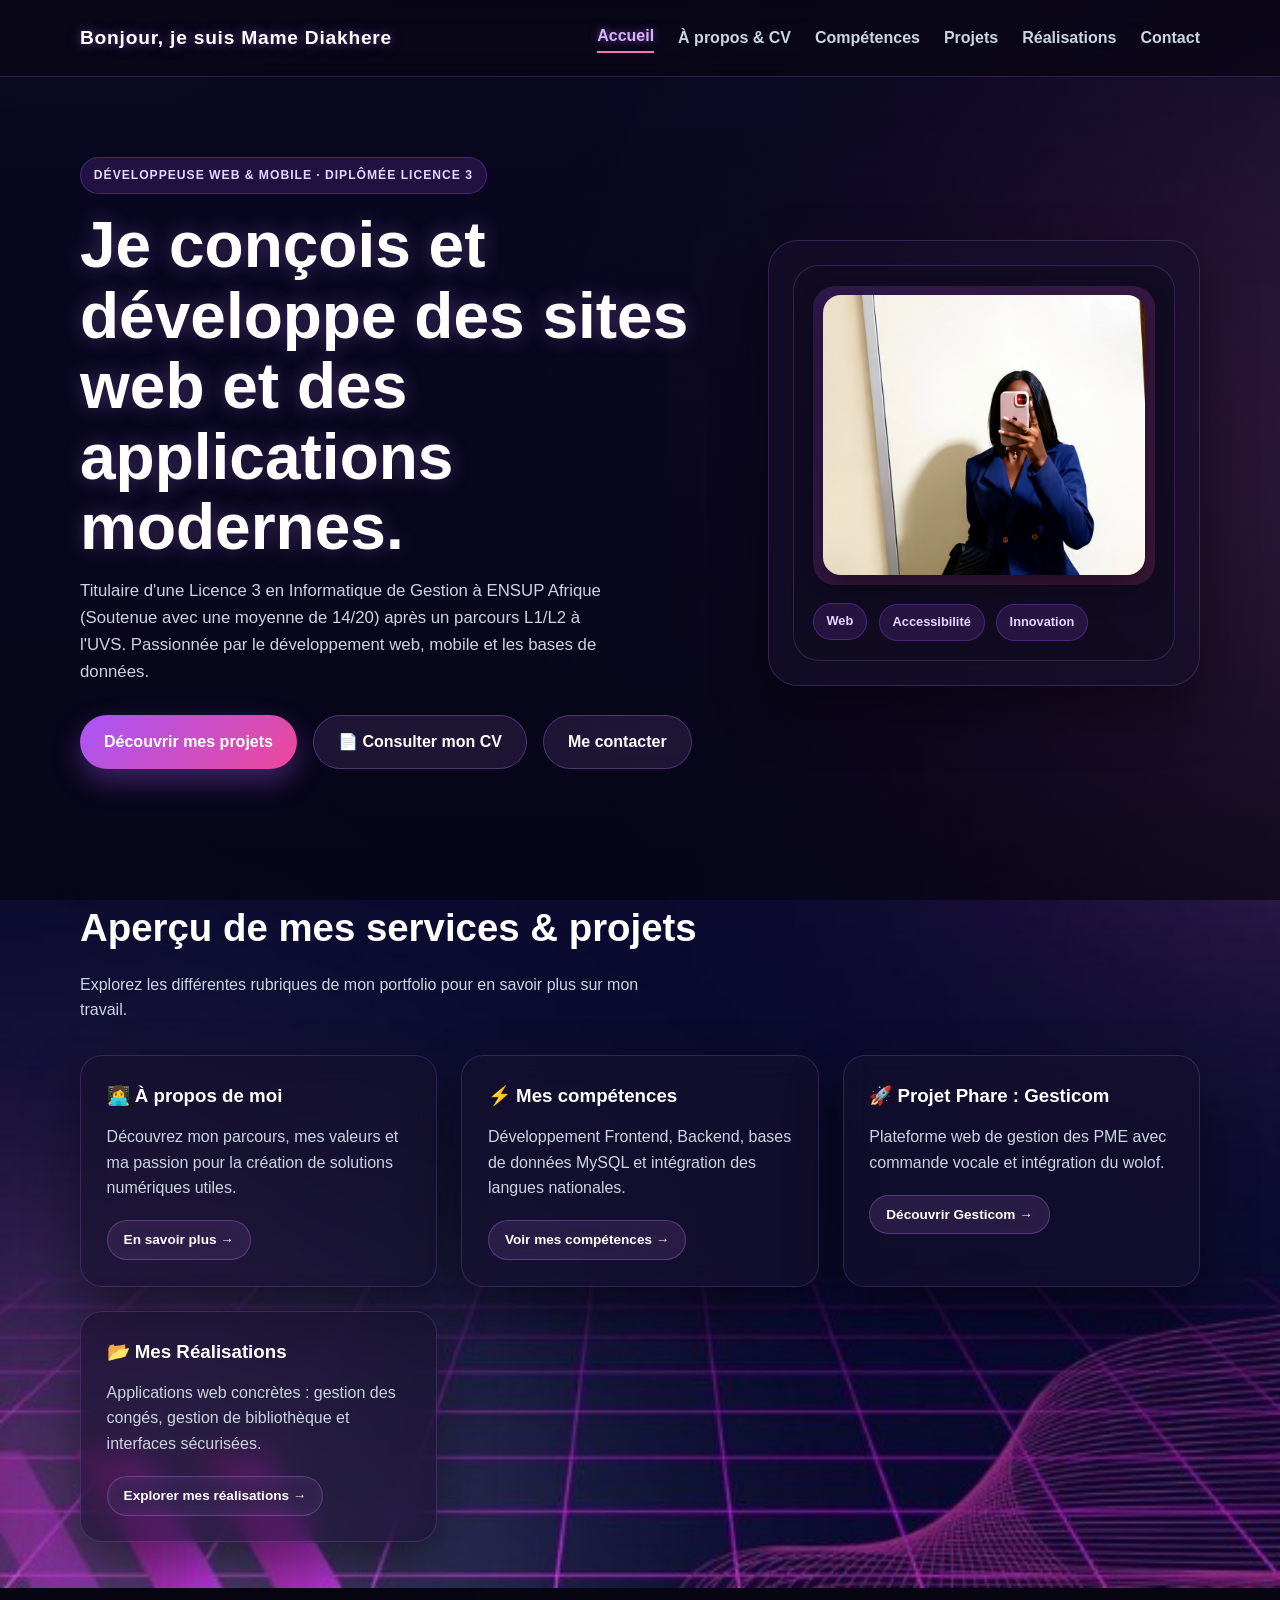
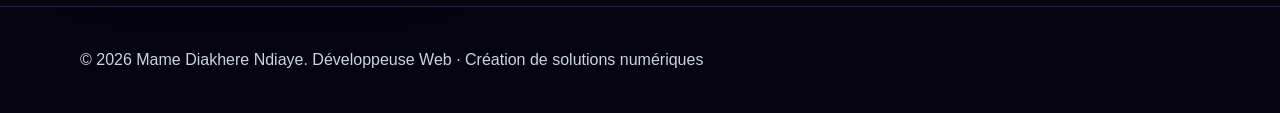
<file: index.html>
<!DOCTYPE html>
<html lang="fr">
  <head>
    <meta charset="UTF-8" />
    <meta name="viewport" content="width=device-width, initial-scale=1.0" />
    <meta
      name="description"
      content="Portfolio de Mame Diakhere Ndiaye - Développeuse web spécialisée dans les solutions digitales modernes, accessibles et adaptées aux besoins locaux."
    />
    <title>Accueil | Mame Diakhere Ndiaye</title>
    <link rel="stylesheet" href="styles.css" />
  </head>
  <body>
    <header class="site-header">
      <div class="container nav">
        <a href="index.html" class="brand">Bonjour, je suis Mame Diakhere</a>
        <nav class="nav-links" aria-label="Menu principal">
          <a href="index.html" class="active">Accueil</a>
          <a href="apropos.html">À propos & CV</a>
          <a href="competences.html">Compétences</a>
          <a href="projets.html">Projets</a>
          <a href="realisations.html">Réalisations</a>
          <a href="contact.html">Contact</a>
        </nav>
      </div>
    </header>

    <main>
      <section class="hero">
        <div class="container hero-inner">
          <div>
            <span class="eyebrow">Développeuse Web & Mobile · Diplômée Licence 3</span>
            <h1>Je conçois et développe des sites web et des applications modernes.</h1>
            <p>
              Titulaire d'une Licence 3 en Informatique de Gestion à ENSUP Afrique (Soutenue avec une moyenne de 14/20) après un parcours L1/L2 à l'UVS. Passionnée par le développement web, mobile et les bases de données.
            </p>
            <div class="hero-actions">
              <a href="projets.html" class="btn">Découvrir mes projets</a>
              <a href="apropos.html#cv" class="button-link">📄 Consulter mon CV</a>
              <a href="contact.html" class="button-link">Me contacter</a>
            </div>
          </div>

          <div class="hero-panel">
            <div class="profile-card">
              <div class="photo-frame">
                <img
                  class="avatar"
                  src="Profil.jpg"
                  alt="Photo de profil de Mame Diakhere"
                  onerror="this.onerror=null;this.src='assets/profile-placeholder.svg';"
                />
              </div>
              <div class="badges" aria-label="Compétences clés">
                <span>Web</span>
                <span>Accessibilité</span>
                <span>Innovation</span>
              </div>
            </div>
          </div>
        </div>
      </section>

      <section class="section">
        <div class="container">
          <div class="section-heading">
            <h2>Aperçu de mes services & projets</h2>
            <p>Explorez les différentes rubriques de mon portfolio pour en savoir plus sur mon travail.</p>
          </div>

          <div class="services-grid">
            <article class="service-card">
              <h3>👩‍💻 À propos de moi</h3>
              <p>Découvrez mon parcours, mes valeurs et ma passion pour la création de solutions numériques utiles.</p>
              <div style="margin-top: 1.2rem;">
                <a href="apropos.html" class="button-link" style="padding: 0.5rem 1rem; font-size: 0.85rem;">En savoir plus →</a>
              </div>
            </article>

            <article class="service-card">
              <h3>⚡ Mes compétences</h3>
              <p>Développement Frontend, Backend, bases de données MySQL et intégration des langues nationales.</p>
              <div style="margin-top: 1.2rem;">
                <a href="competences.html" class="button-link" style="padding: 0.5rem 1rem; font-size: 0.85rem;">Voir mes compétences →</a>
              </div>
            </article>

            <article class="service-card">
              <h3>🚀 Projet Phare : Gesticom</h3>
              <p>Plateforme web de gestion des PME avec commande vocale et intégration du wolof.</p>
              <div style="margin-top: 1.2rem;">
                <a href="projets.html" class="button-link" style="padding: 0.5rem 1rem; font-size: 0.85rem;">Découvrir Gesticom →</a>
              </div>
            </article>

            <article class="service-card">
              <h3>📂 Mes Réalisations</h3>
              <p>Applications web concrètes : gestion des congés, gestion de bibliothèque et interfaces sécurisées.</p>
              <div style="margin-top: 1.2rem;">
                <a href="realisations.html" class="button-link" style="padding: 0.5rem 1rem; font-size: 0.85rem;">Explorer mes réalisations →</a>
              </div>
            </article>
          </div>
        </div>
      </section>
    </main>

    <footer class="site-footer">
      <div class="container footer-inner">
        <p>© 2026 Mame Diakhere Ndiaye. Développeuse Web · Création de solutions numériques</p>
      </div>
    </footer>
  </body>
</html>
</file>
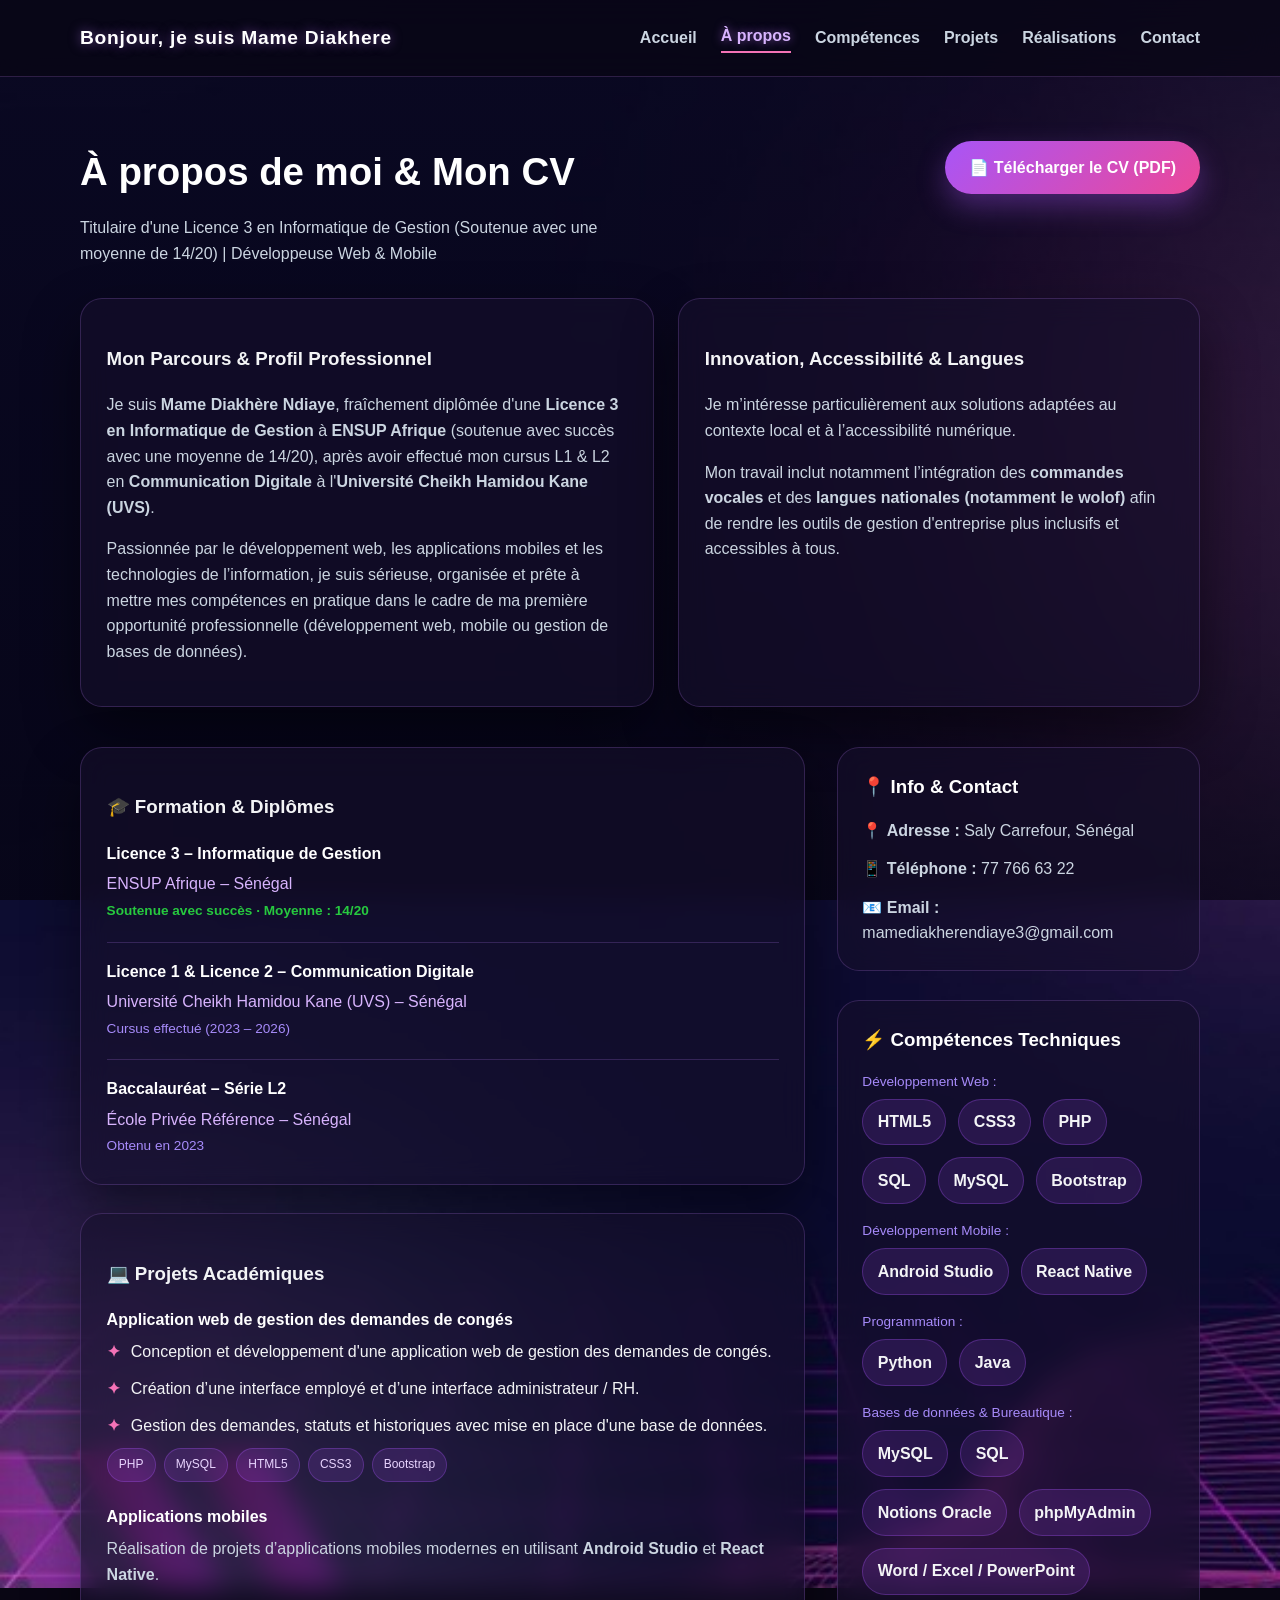
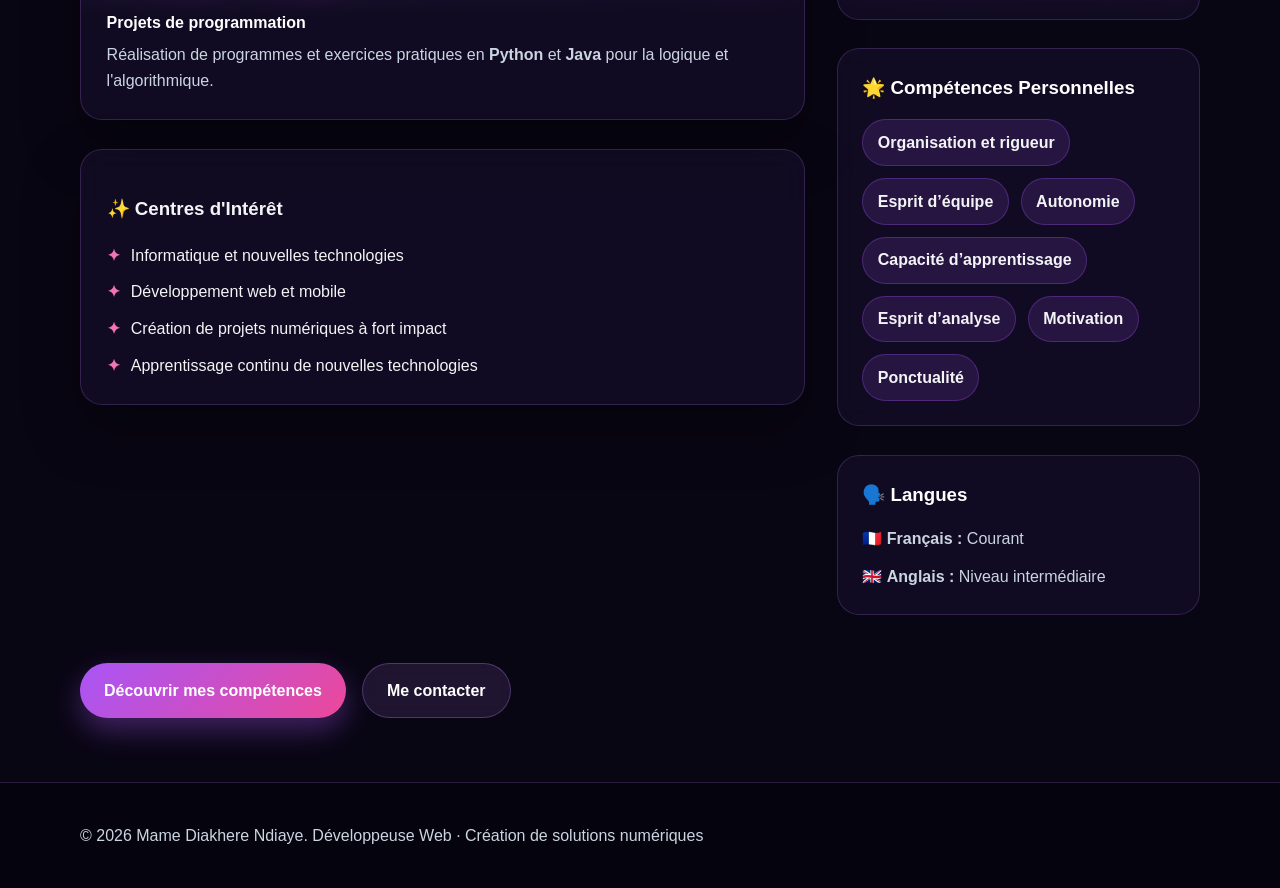
<file: apropos.html>
<!DOCTYPE html>
<html lang="fr">
  <head>
    <meta charset="UTF-8" />
    <meta name="viewport" content="width=device-width, initial-scale=1.0" />
    <meta
      name="description"
      content="À propos de Mame Diakhere Ndiaye, développeuse web & mobile - Parcours, Formations, Projets et Curriculum Vitae (CV)."
    />
    <title>À propos & CV | Mame Diakhere Ndiaye</title>
    <link rel="stylesheet" href="styles.css" />
  </head>
  <body>
    <header class="site-header">
      <div class="container nav">
        <a href="index.html" class="brand">Bonjour, je suis Mame Diakhere</a>
        <nav class="nav-links" aria-label="Menu principal">
          <a href="index.html">Accueil</a>
          <a href="apropos.html" class="active">À propos</a>
          <a href="competences.html">Compétences</a>
          <a href="projets.html">Projets</a>
          <a href="realisations.html">Réalisations</a>
          <a href="contact.html">Contact</a>
        </nav>
      </div>
    </header>

    <main class="section">
      <div class="container">
        <!-- En-tête À propos & CV -->
        <div class="section-heading" style="display: flex; justify-content: space-between; align-items: flex-start; flex-wrap: wrap; gap: 1.5rem;">
          <div>
            <h2>À propos de moi & Mon CV</h2>
            <p>Titulaire d'une Licence 3 en Informatique de Gestion (Soutenue avec une moyenne de 14/20) | Développeuse Web & Mobile</p>
          </div>
          <div>
            <a href="assets/CV_Mame_Diakhere_Ndiaye.pdf" download class="btn" style="gap: 0.5rem;">
              📄 Télécharger le CV (PDF)
            </a>
          </div>
        </div>

        <!-- Présentation Générale -->
        <div class="about-grid" style="margin-bottom: 2.5rem;">
          <article class="about-card">
            <h3>Mon Parcours & Profil Professionnel</h3>
            <p>
              Je suis <strong>Mame Diakhère Ndiaye</strong>, fraîchement diplômée d'une <strong>Licence 3 en Informatique de Gestion</strong> à <strong>ENSUP Afrique</strong> (soutenue avec succès avec une moyenne de 14/20), après avoir effectué mon cursus L1 & L2 en <strong>Communication Digitale</strong> à l'<strong>Université Cheikh Hamidou Kane (UVS)</strong>.
            </p>
            <p>
              Passionnée par le développement web, les applications mobiles et les technologies de l’information, je suis sérieuse, organisée et prête à mettre mes compétences en pratique dans le cadre de ma première opportunité professionnelle (développement web, mobile ou gestion de bases de données).
            </p>
          </article>

          <article class="about-card">
            <h3>Innovation, Accessibilité & Langues</h3>
            <p>
              Je m’intéresse particulièrement aux solutions adaptées au contexte local et à
              l’accessibilité numérique.
            </p>
            <p>
              Mon travail inclut notamment l’intégration des <strong>commandes vocales</strong> et des
              <strong>langues nationales (notamment le wolof)</strong> afin de rendre les outils de gestion d'entreprise plus inclusifs et accessibles à tous.
            </p>
          </article>
        </div>

        <!-- Layout Complet du CV -->
        <div class="cv-layout" id="cv">
          <!-- Colonne Principale (Formation, Projets académiques) -->
          <div style="display: flex; flex-direction: column; gap: 1.8rem;">

            <!-- Formation -->
            <article class="about-card">
              <h3>🎓 Formation & Diplômes</h3>
              <div style="margin-bottom: 1.2rem;">
                <h4 style="margin: 0 0 0.3rem 0; color: #ffffff;">Licence 3 – Informatique de Gestion</h4>
                <p style="margin: 0; color: var(--primary);">ENSUP Afrique – Sénégal</p>
                <span style="font-size: 0.85rem; color: #27c93f; font-weight: 700;">Soutenue avec succès · Moyenne : 14/20</span>
              </div>
              <hr style="border: 0; border-top: 1px solid var(--border); margin: 1rem 0;" />
              <div style="margin-bottom: 1.2rem;">
                <h4 style="margin: 0 0 0.3rem 0; color: #ffffff;">Licence 1 & Licence 2 – Communication Digitale</h4>
                <p style="margin: 0; color: var(--primary);">Université Cheikh Hamidou Kane (UVS) – Sénégal</p>
                <span style="font-size: 0.85rem; color: var(--muted);">Cursus effectué (2023 – 2026)</span>
              </div>
              <hr style="border: 0; border-top: 1px solid var(--border); margin: 1rem 0;" />
              <div>
                <h4 style="margin: 0 0 0.3rem 0; color: #ffffff;">Baccalauréat – Série L2</h4>
                <p style="margin: 0; color: var(--primary);">École Privée Référence – Sénégal</p>
                <span style="font-size: 0.85rem; color: var(--muted);">Obtenu en 2023</span>
              </div>
            </article>

            <!-- Projets Académiques -->
            <article class="about-card">
              <h3>💻 Projets Académiques</h3>
              <div style="display: grid; gap: 1.4rem;">
                <div>
                  <h4 style="margin: 0 0 0.4rem; color: #ffffff;">Application web de gestion des demandes de congés</h4>
                  <ul class="feature-list" style="margin-top: 0.4rem;">
                    <li>Conception et développement d'une application web de gestion des demandes de congés.</li>
                    <li>Création d’une interface employé et d’une interface administrateur / RH.</li>
                    <li>Gestion des demandes, statuts et historiques avec mise en place d'une base de données.</li>
                  </ul>
                  <div class="realisation-meta" style="margin-top: 0.6rem;">
                    <span>PHP</span>
                    <span>MySQL</span>
                    <span>HTML5</span>
                    <span>CSS3</span>
                    <span>Bootstrap</span>
                  </div>
                </div>

                <div>
                  <h4 style="margin: 0 0 0.4rem; color: #ffffff;">Applications mobiles</h4>
                  <p style="color: var(--text-soft); margin: 0;">Réalisation de projets d’applications mobiles modernes en utilisant <strong>Android Studio</strong> et <strong>React Native</strong>.</p>
                </div>

                <div>
                  <h4 style="margin: 0 0 0.4rem; color: #ffffff;">Projets de programmation</h4>
                  <p style="color: var(--text-soft); margin: 0;">Réalisation de programmes et exercices pratiques en <strong>Python</strong> et <strong>Java</strong> pour la logique et l'algorithmique.</p>
                </div>
              </div>
            </article>

            <!-- Centres d'intérêt -->
            <article class="about-card">
              <h3>✨ Centres d'Intérêt</h3>
              <ul class="feature-list">
                <li>Informatique et nouvelles technologies</li>
                <li>Développement web et mobile</li>
                <li>Création de projets numériques à fort impact</li>
                <li>Apprentissage continu de nouvelles technologies</li>
              </ul>
            </article>
          </div>

          <!-- Colonne Latérale (Coordonnées, Compétences, Soft Skills, Langues) -->
          <div style="display: flex; flex-direction: column; gap: 1.8rem;">
            <!-- Coordonnées -->
            <article class="skill-group">
              <h3 style="color: #ffffff;">📍 Info & Contact</h3>
              <ul class="contact-list" style="margin-top: 0.8rem; font-size: 0.9rem;">
                <li>📍 <strong>Adresse :</strong> Saly Carrefour, Sénégal</li>
                <li>📱 <strong>Téléphone :</strong> 77 766 63 22</li>
                <li>📧 <strong>Email :</strong> mamediakherendiaye3@gmail.com</li>
              </ul>
            </article>

            <!-- Compétences Techniques du CV -->
            <article class="skill-group">
              <h3 style="color: #ffffff;">⚡ Compétences Techniques</h3>
              <div style="display: flex; flex-direction: column; gap: 1rem;">
                <div>
                  <span style="font-size: 0.85rem; color: var(--muted); display: block; margin-bottom: 0.4rem;">Développement Web :</span>
                  <ul class="skill-list">
                    <li>HTML5</li>
                    <li>CSS3</li>
                    <li>PHP</li>
                    <li>SQL</li>
                    <li>MySQL</li>
                    <li>Bootstrap</li>
                  </ul>
                </div>

                <div>
                  <span style="font-size: 0.85rem; color: var(--muted); display: block; margin-bottom: 0.4rem;">Développement Mobile :</span>
                  <ul class="skill-list">
                    <li>Android Studio</li>
                    <li>React Native</li>
                  </ul>
                </div>

                <div>
                  <span style="font-size: 0.85rem; color: var(--muted); display: block; margin-bottom: 0.4rem;">Programmation :</span>
                  <ul class="skill-list">
                    <li>Python</li>
                    <li>Java</li>
                  </ul>
                </div>

                <div>
                  <span style="font-size: 0.85rem; color: var(--muted); display: block; margin-bottom: 0.4rem;">Bases de données & Bureautique :</span>
                  <ul class="skill-list">
                    <li>MySQL</li>
                    <li>SQL</li>
                    <li>Notions Oracle</li>
                    <li>phpMyAdmin</li>
                    <li>Word / Excel / PowerPoint</li>
                  </ul>
                </div>
              </div>
            </article>

            <!-- Compétences Personnelles -->
            <article class="skill-group">
              <h3 style="color: #ffffff;">🌟 Compétences Personnelles</h3>
              <ul class="skill-list">
                <li>Organisation et rigueur</li>
                <li>Esprit d’équipe</li>
                <li>Autonomie</li>
                <li>Capacité d’apprentissage</li>
                <li>Esprit d’analyse</li>
                <li>Motivation</li>
                <li>Ponctualité</li>
              </ul>
            </article>

            <!-- Langues -->
            <article class="skill-group">
              <h3 style="color: #ffffff;">🗣️ Langues</h3>
              <ul class="contact-list" style="margin-top: 0.6rem; font-size: 0.9rem;">
                <li>🇫🇷 <strong>Français :</strong> Courant</li>
                <li>🇬🇧 <strong>Anglais :</strong> Niveau intermédiaire</li>
              </ul>
            </article>
          </div>
        </div>

        <!-- Actions de bas de page -->
        <div class="hero-actions" style="margin-top: 3rem;">
          <a href="competences.html" class="btn">Découvrir mes compétences</a>
          <a href="contact.html" class="button-link">Me contacter</a>
        </div>
      </div>
    </main>

    <footer class="site-footer">
      <div class="container footer-inner">
        <p>© 2026 Mame Diakhere Ndiaye. Développeuse Web · Création de solutions numériques</p>
      </div>
    </footer>
  </body>
</html>
</file>
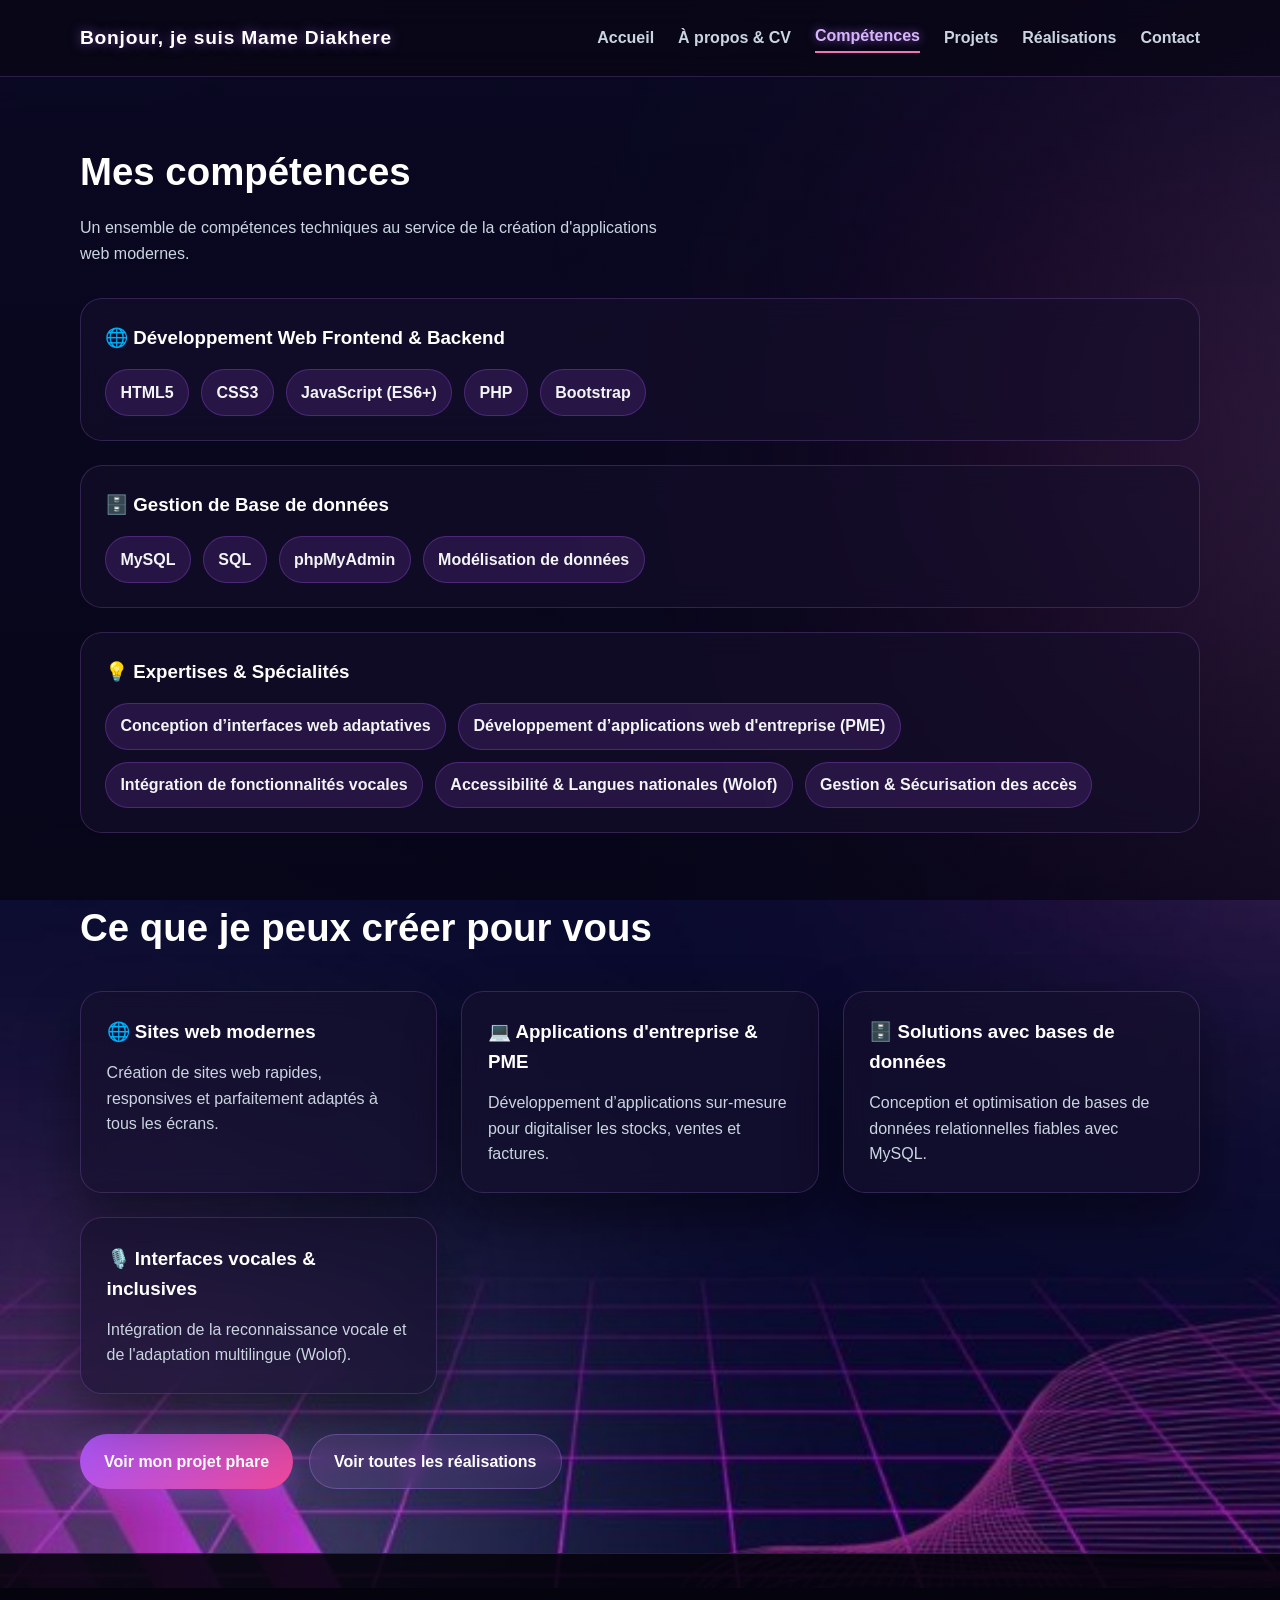
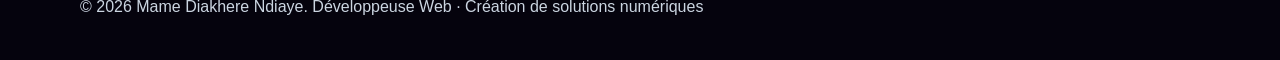
<file: competences.html>
<!DOCTYPE html>
<html lang="fr">
  <head>
    <meta charset="UTF-8" />
    <meta name="viewport" content="width=device-width, initial-scale=1.0" />
    <meta
      name="description"
      content="Compétences techniques et savoir-faire de Mame Diakhere Ndiaye : Développement Web, Bases de données et solutions vocales."
    />
    <title>Compétences | Mame Diakhere Ndiaye</title>
    <link rel="stylesheet" href="styles.css" />
  </head>
  <body>
    <header class="site-header">
      <div class="container nav">
        <a href="index.html" class="brand">Bonjour, je suis Mame Diakhere</a>
        <nav class="nav-links" aria-label="Menu principal">
          <a href="index.html">Accueil</a>
          <a href="apropos.html">À propos & CV</a>
          <a href="competences.html" class="active">Compétences</a>
          <a href="projets.html">Projets</a>
          <a href="realisations.html">Réalisations</a>
          <a href="contact.html">Contact</a>
        </nav>
      </div>
    </header>

    <main class="section">
      <div class="container">
        <div class="section-heading">
          <h2>Mes compétences</h2>
          <p>Un ensemble de compétences techniques au service de la création d'applications web modernes.</p>
        </div>

        <div class="skills-wrap">
          <div class="skill-group">
            <h3>🌐 Développement Web Frontend & Backend</h3>
            <ul class="skill-list">
              <li>HTML5</li>
              <li>CSS3</li>
              <li>JavaScript (ES6+)</li>
              <li>PHP</li>
              <li>Bootstrap</li>
            </ul>
          </div>

          <div class="skill-group">
            <h3>🗄️ Gestion de Base de données</h3>
            <ul class="skill-list">
              <li>MySQL</li>
              <li>SQL</li>
              <li>phpMyAdmin</li>
              <li>Modélisation de données</li>
            </ul>
          </div>

          <div class="skill-group">
            <h3>💡 Expertises & Spécialités</h3>
            <ul class="skill-list">
              <li>Conception d’interfaces web adaptatives</li>
              <li>Développement d’applications web d'entreprise (PME)</li>
              <li>Intégration de fonctionnalités vocales</li>
              <li>Accessibilité & Langues nationales (Wolof)</li>
              <li>Gestion & Sécurisation des accès</li>
            </ul>
          </div>
        </div>

        <div class="section-heading" style="margin-top: 4rem;">
          <h2>Ce que je peux créer pour vous</h2>
        </div>

        <div class="services-grid">
          <article class="service-card">
            <h3>🌐 Sites web modernes</h3>
            <p>Création de sites web rapides, responsives et parfaitement adaptés à tous les écrans.</p>
          </article>

          <article class="service-card">
            <h3>💻 Applications d'entreprise & PME</h3>
            <p>Développement d’applications sur-mesure pour digitaliser les stocks, ventes et factures.</p>
          </article>

          <article class="service-card">
            <h3>🗄️ Solutions avec bases de données</h3>
            <p>Conception et optimisation de bases de données relationnelles fiables avec MySQL.</p>
          </article>

          <article class="service-card">
            <h3>🎙️ Interfaces vocales & inclusives</h3>
            <p>Intégration de la reconnaissance vocale et de l'adaptation multilingue (Wolof).</p>
          </article>
        </div>

        <div class="hero-actions" style="margin-top: 2.5rem;">
          <a href="projets.html" class="btn">Voir mon projet phare</a>
          <a href="realisations.html" class="button-link">Voir toutes les réalisations</a>
        </div>
      </div>
    </main>

    <footer class="site-footer">
      <div class="container footer-inner">
        <p>© 2026 Mame Diakhere Ndiaye. Développeuse Web · Création de solutions numériques</p>
      </div>
    </footer>
  </body>
</html>
</file>
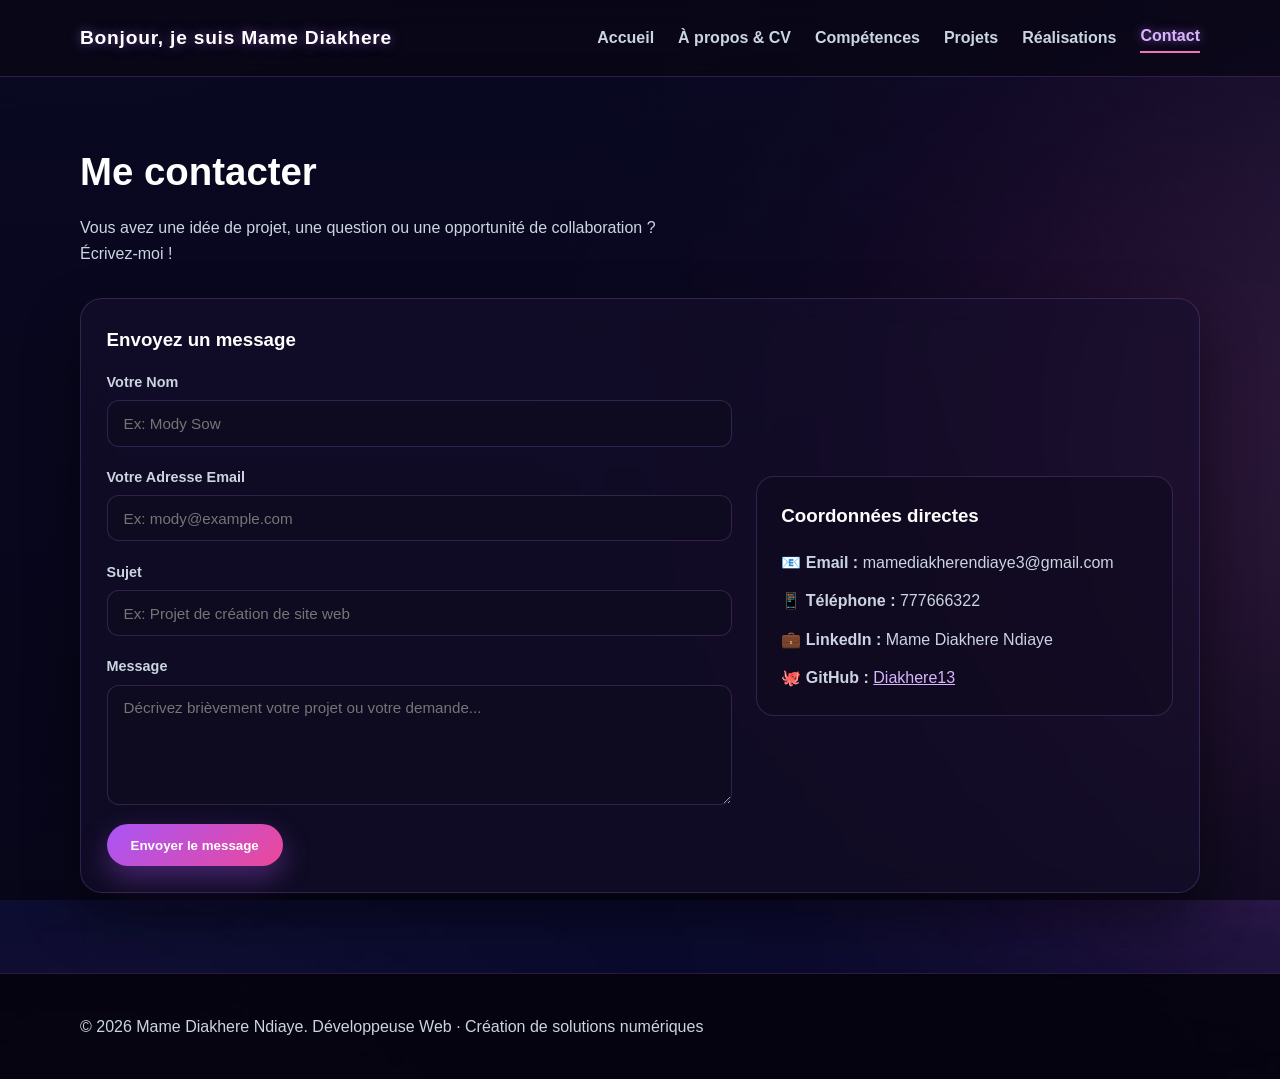
<file: contact.html>
<!DOCTYPE html>
<html lang="fr">
  <head>
    <meta charset="UTF-8" />
    <meta name="viewport" content="width=device-width, initial-scale=1.0" />
    <meta
      name="description"
      content="Contactez Mame Diakhere Ndiaye, développeuse web pour vos projets de sites web et applications d'entreprise."
    />
    <title>Contact | Mame Diakhere Ndiaye</title>
    <link rel="stylesheet" href="styles.css" />
  </head>
  <body>
    <header class="site-header">
      <div class="container nav">
        <a href="index.html" class="brand">Bonjour, je suis Mame Diakhere</a>
        <nav class="nav-links" aria-label="Menu principal">
          <a href="index.html">Accueil</a>
          <a href="apropos.html">À propos & CV</a>
          <a href="competences.html">Compétences</a>
          <a href="projets.html">Projets</a>
          <a href="realisations.html">Réalisations</a>
          <a href="contact.html" class="active">Contact</a>
        </nav>
      </div>
    </header>

    <main class="section contact">
      <div class="container">
        <div class="section-heading">
          <h2>Me contacter</h2>
          <p>Vous avez une idée de projet, une question ou une opportunité de collaboration ? Écrivez-moi !</p>
        </div>

        <div class="contact-card">
          <div>
            <h3 style="margin-top: 0; color: #ffffff; margin-bottom: 1rem;">Envoyez un message</h3>
            <form class="contact-form" action="#" method="POST" onsubmit="event.preventDefault(); alert('Merci pour votre message ! Je vous répondrai dans les plus brefs délais.');">
              <div class="form-group">
                <label for="name">Votre Nom</label>
                <input type="text" id="name" name="name" class="form-control" placeholder="Ex: Mody Sow" required />
              </div>

              <div class="form-group">
                <label for="email">Votre Adresse Email</label>
                <input type="email" id="email" name="email" class="form-control" placeholder="Ex: mody@example.com" required />
              </div>

              <div class="form-group">
                <label for="subject">Sujet</label>
                <input type="text" id="subject" name="subject" class="form-control" placeholder="Ex: Projet de création de site web" required />
              </div>

              <div class="form-group">
                <label for="message">Message</label>
                <textarea id="message" name="message" class="form-control" placeholder="Décrivez brièvement votre projet ou votre demande..." required></textarea>
              </div>

              <button type="submit" class="btn" style="align-self: flex-start; cursor: pointer; border: none;">Envoyer le message</button>
            </form>
          </div>

          <div style="background: rgba(15, 11, 30, 0.6); border: 1px solid var(--border); border-radius: 18px; padding: 1.5rem;">
            <h3 style="margin-top: 0; color: #ffffff; margin-bottom: 1.2rem;">Coordonnées directes</h3>
            <ul class="contact-list" aria-label="Coordonnées de contact">
              <li>📧 <strong>Email :</strong> mamediakherendiaye3@gmail.com</li>
              <li>📱 <strong>Téléphone :</strong> 777666322</li>
              <li>💼 <strong>LinkedIn :</strong> Mame Diakhere Ndiaye</li>
              <li>🐙 <strong>GitHub :</strong> <a href="https://github.com/Diakhere13" target="_blank" rel="noopener" style="color: var(--primary); text-decoration: underline;">Diakhere13</a></li>
            </ul>
          </div>
        </div>
      </div>
    </main>

    <footer class="site-footer">
      <div class="container footer-inner">
        <p>© 2026 Mame Diakhere Ndiaye. Développeuse Web · Création de solutions numériques</p>
      </div>
    </footer>
  </body>
</html>
</file>
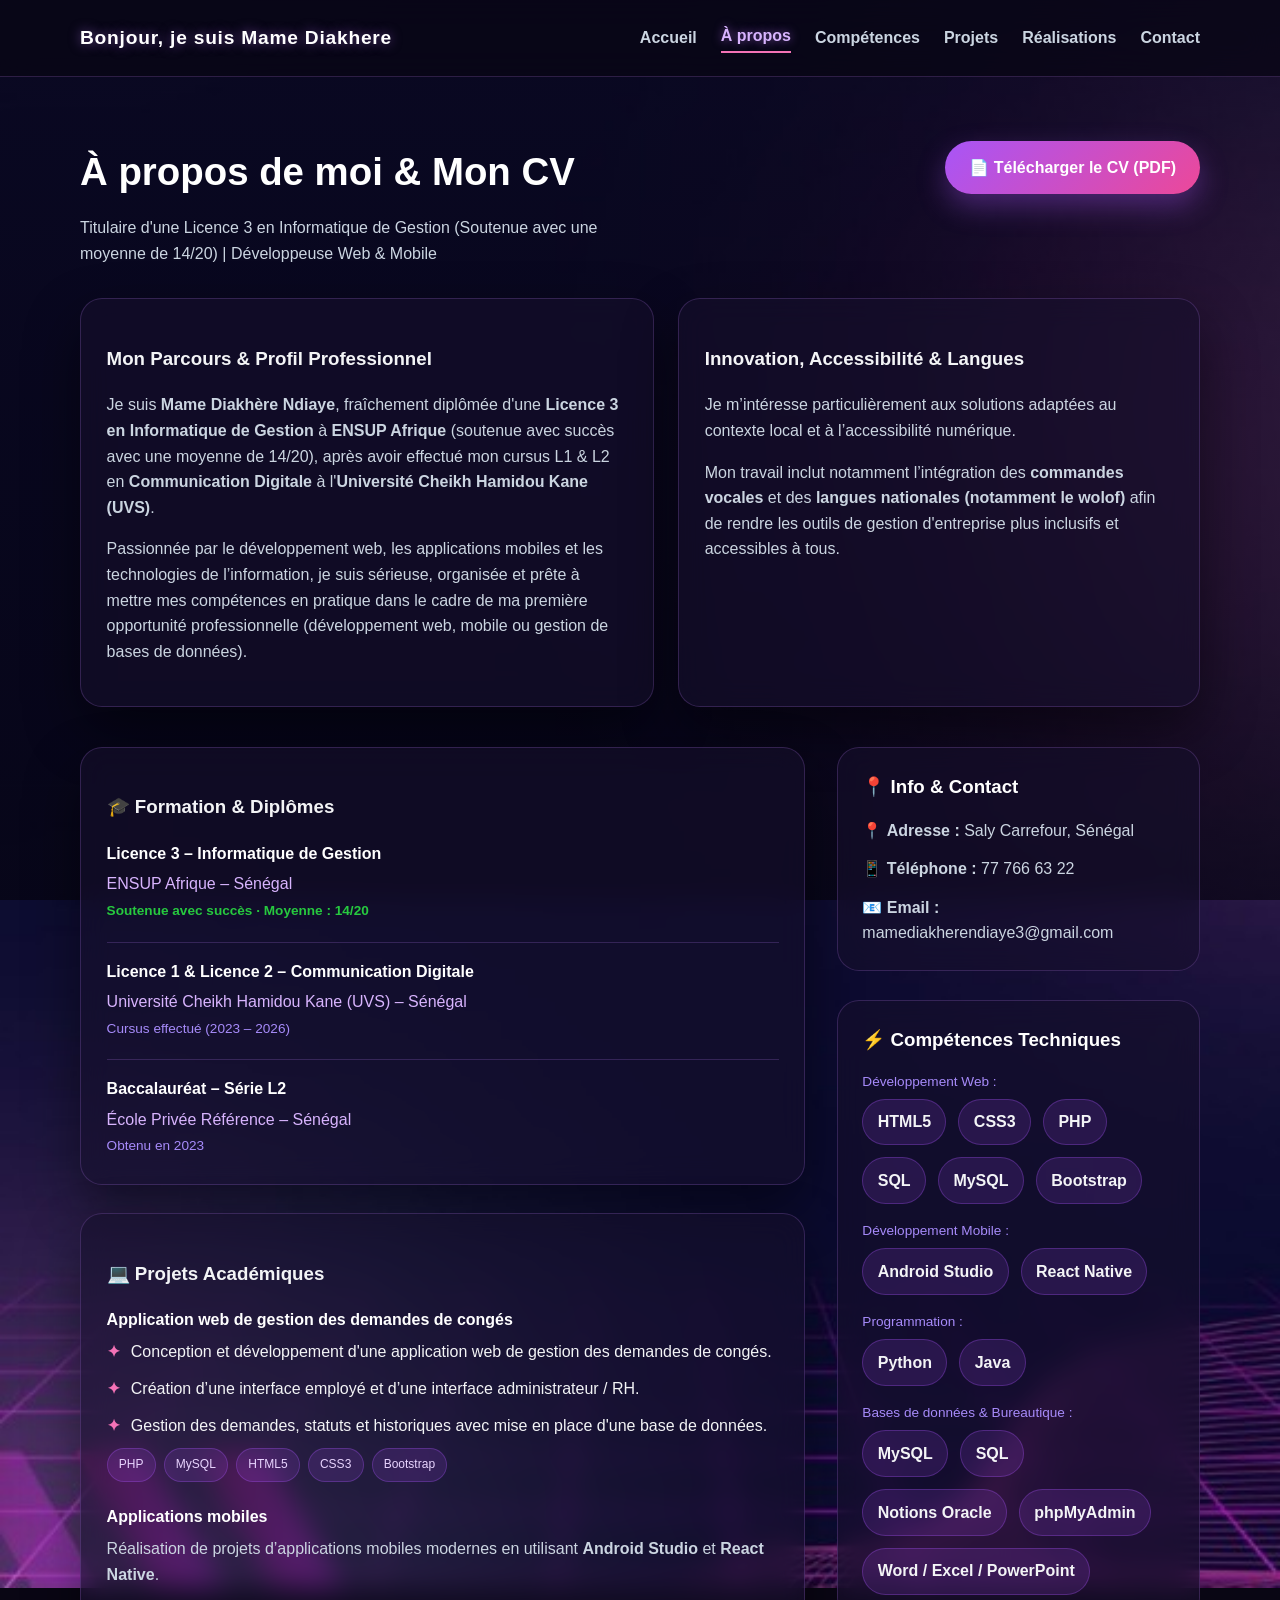
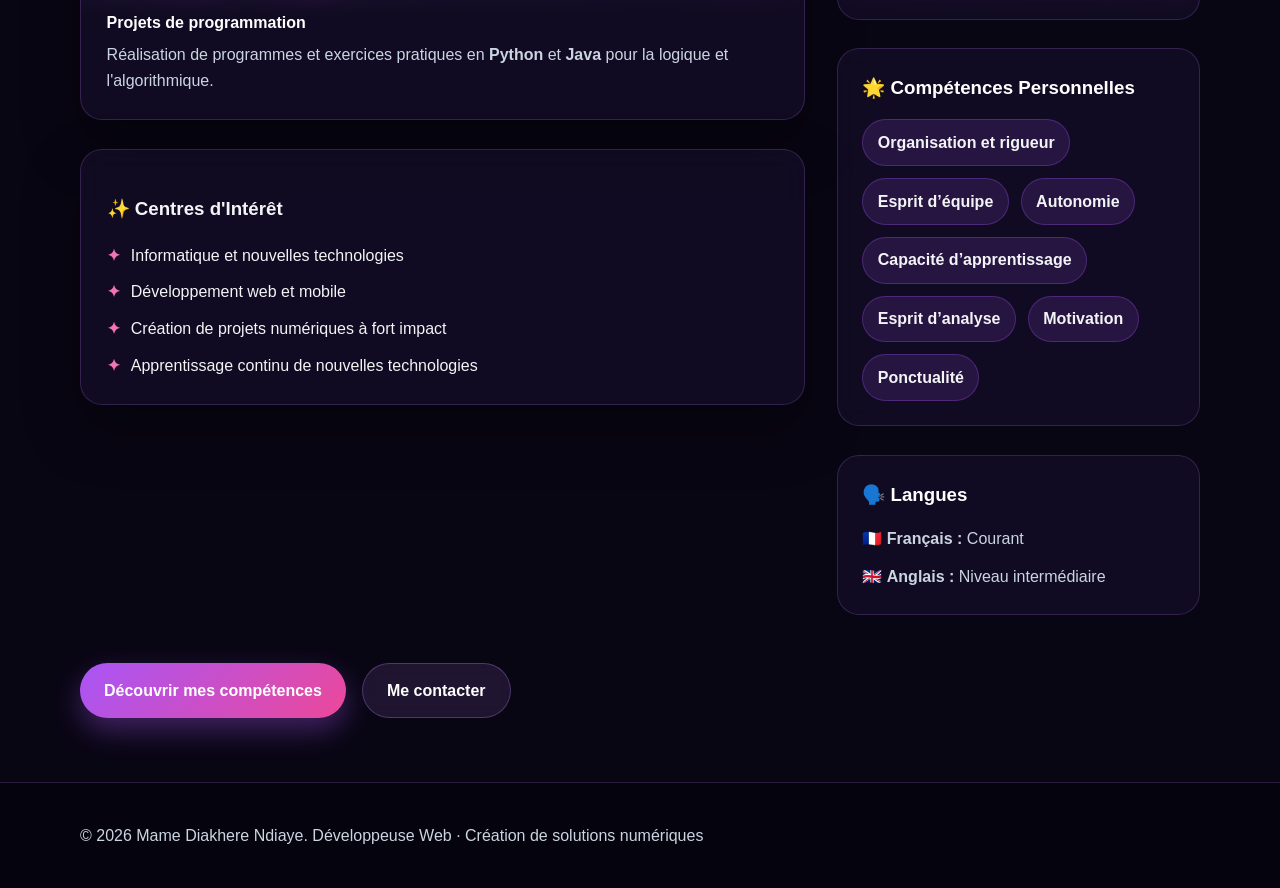
<file: cv.html>
<!DOCTYPE html>
<html lang="fr">
  <head>
    <meta charset="UTF-8" />
    <meta http-equiv="refresh" content="0; url=apropos.html#cv" />
    <title>Redirection vers À propos & CV</title>
  </head>
  <body>
    <script>
      window.location.href = "apropos.html#cv";
    </script>
    <p>Redirection vers la page <a href="apropos.html#cv">À propos & CV</a>...</p>
  </body>
</html>
</file>
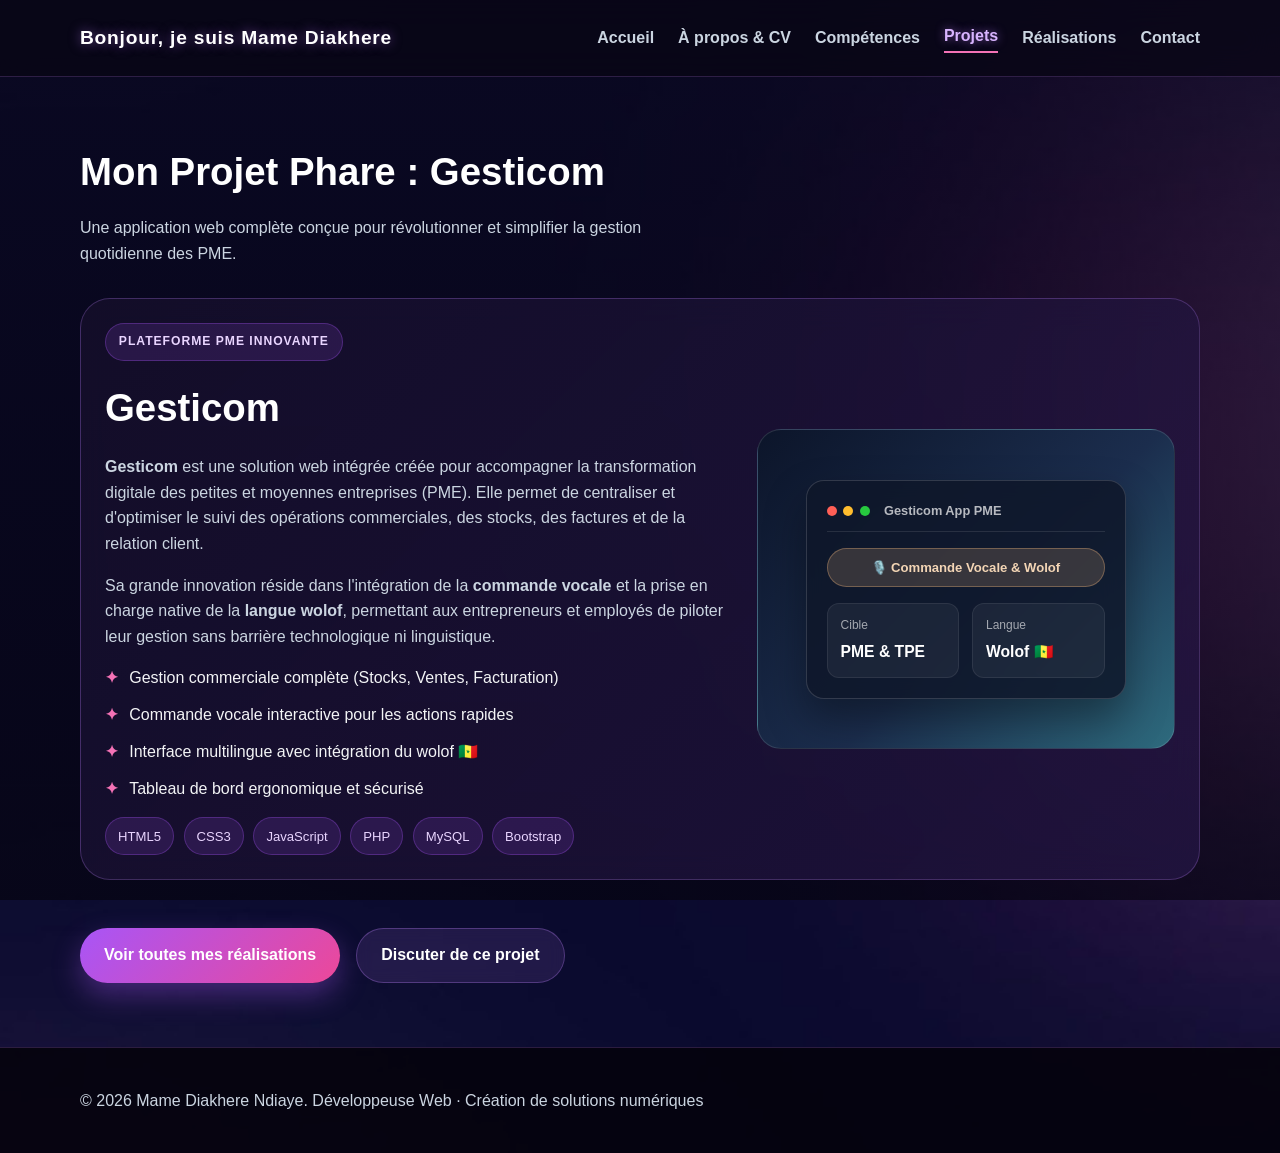
<file: projets.html>
<!DOCTYPE html>
<html lang="fr">
  <head>
    <meta charset="UTF-8" />
    <meta name="viewport" content="width=device-width, initial-scale=1.0" />
    <meta
      name="description"
      content="Gesticom - Plateforme web de gestion des PME développée par Mame Diakhere Ndiaye avec commande vocale et wolof."
    />
    <title>Projets | Gesticom PME</title>
    <link rel="stylesheet" href="styles.css" />
  </head>
  <body>
    <header class="site-header">
      <div class="container nav">
        <a href="index.html" class="brand">Bonjour, je suis Mame Diakhere</a>
        <nav class="nav-links" aria-label="Menu principal">
          <a href="index.html">Accueil</a>
          <a href="apropos.html">À propos & CV</a>
          <a href="competences.html">Compétences</a>
          <a href="projets.html" class="active">Projets</a>
          <a href="realisations.html">Réalisations</a>
          <a href="contact.html">Contact</a>
        </nav>
      </div>
    </header>

    <main class="section project-showcase">
      <div class="container">
        <div class="section-heading">
          <h2>Mon Projet Phare : Gesticom</h2>
          <p>Une application web complète conçue pour révolutionner et simplifier la gestion quotidienne des PME.</p>
        </div>

        <div class="project-feature">
          <div class="feature-copy">
            <span class="eyebrow">Plateforme PME Innovante</span>
            <h3>Gesticom</h3>
            <p>
              <strong>Gesticom</strong> est une solution web intégrée créée pour accompagner la transformation
              digitale des petites et moyennes entreprises (PME). Elle permet de centraliser et d'optimiser le suivi
              des opérations commerciales, des stocks, des factures et de la relation client.
            </p>
            <p>
              Sa grande innovation réside dans l'intégration de la <strong>commande vocale</strong> et la prise en charge
              native de la <strong>langue wolof</strong>, permettant aux entrepreneurs et employés de piloter leur gestion sans barrière technologique ni linguistique.
            </p>

            <ul class="feature-list">
              <li>Gestion commerciale complète (Stocks, Ventes, Facturation)</li>
              <li>Commande vocale interactive pour les actions rapides</li>
              <li>Interface multilingue avec intégration du wolof 🇸🇳</li>
              <li>Tableau de bord ergonomique et sécurisé</li>
            </ul>

            <div class="tech-pills" aria-label="Technologies utilisées">
              <span>HTML5</span>
              <span>CSS3</span>
              <span>JavaScript</span>
              <span>PHP</span>
              <span>MySQL</span>
              <span>Bootstrap</span>
            </div>
          </div>

          <div class="feature-visual" aria-label="Aperçu de Gesticom">
            <div class="feature-visual-card">
              <div class="feature-visual-header">
                <span class="dot red"></span>
                <span class="dot yellow"></span>
                <span class="dot green"></span>
                <span class="title">Gesticom App PME</span>
              </div>
              <div class="feature-visual-body">
                <div class="badge-voice">🎙️ Commande Vocale & Wolof</div>
                <div class="app-stats">
                  <div class="stat-box">
                    <span>Cible</span>
                    <strong>PME & TPE</strong>
                  </div>
                  <div class="stat-box">
                    <span>Langue</span>
                    <strong>Wolof 🇸🇳</strong>
                  </div>
                </div>
              </div>
            </div>
          </div>
        </div>

        <div class="hero-actions" style="margin-top: 3rem;">
          <a href="realisations.html" class="btn">Voir toutes mes réalisations</a>
          <a href="contact.html" class="button-link">Discuter de ce projet</a>
        </div>
      </div>
    </main>

    <footer class="site-footer">
      <div class="container footer-inner">
        <p>© 2026 Mame Diakhere Ndiaye. Développeuse Web · Création de solutions numériques</p>
      </div>
    </footer>
  </body>
</html>
</file>
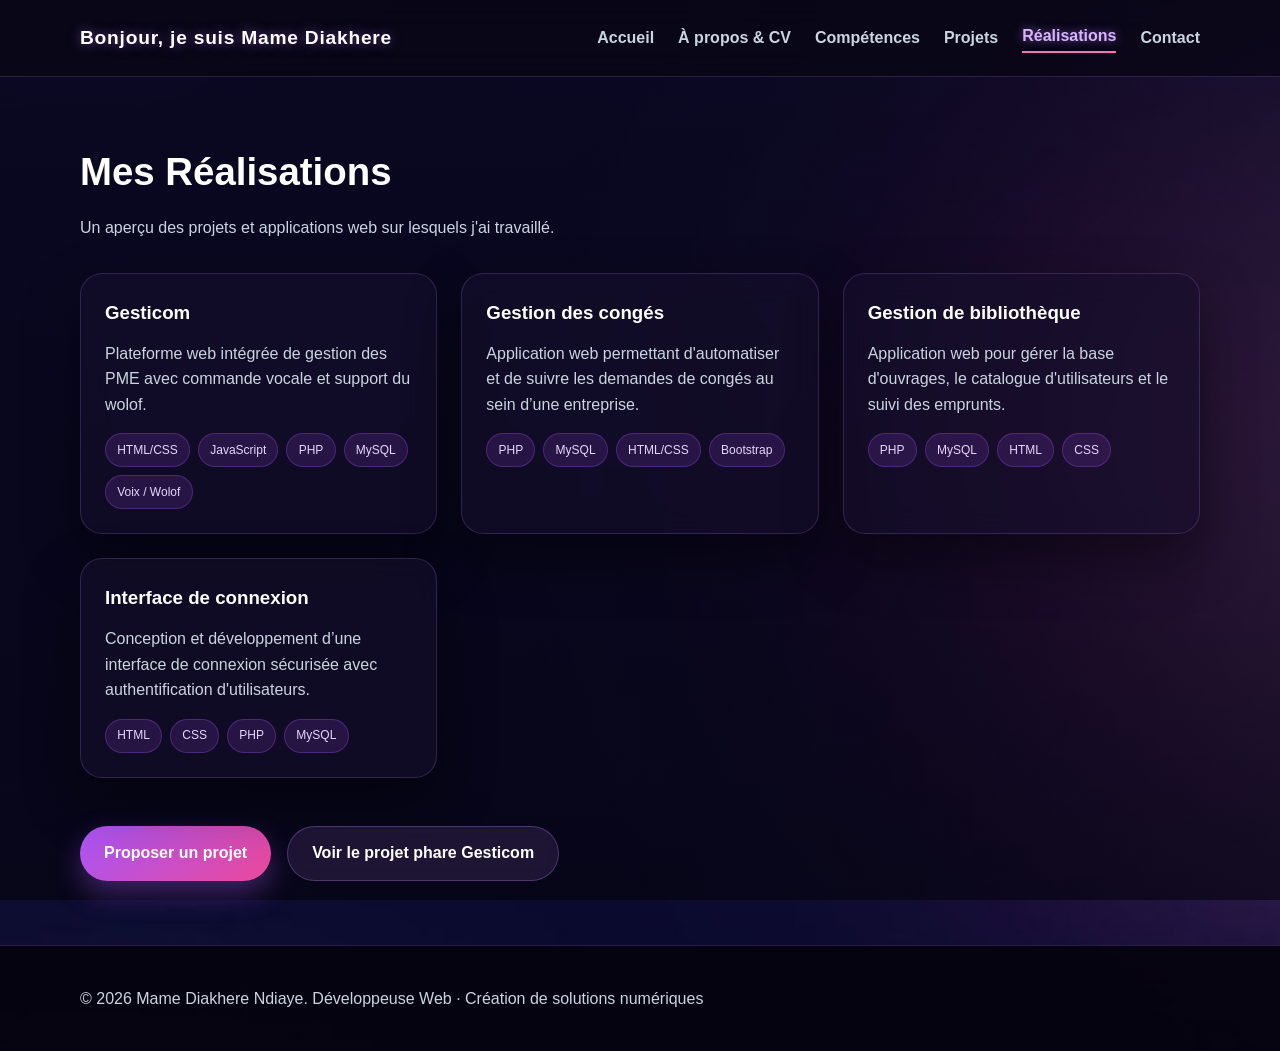
<file: realisations.html>
<!DOCTYPE html>
<html lang="fr">
  <head>
    <meta charset="UTF-8" />
    <meta name="viewport" content="width=device-width, initial-scale=1.0" />
    <meta
      name="description"
      content="Catalogue des réalisations et projets web développés par Mame Diakhere Ndiaye."
    />
    <title>Réalisations | Mame Diakhere Ndiaye</title>
    <link rel="stylesheet" href="styles.css" />
  </head>
  <body>
    <header class="site-header">
      <div class="container nav">
        <a href="index.html" class="brand">Bonjour, je suis Mame Diakhere</a>
        <nav class="nav-links" aria-label="Menu principal">
          <a href="index.html">Accueil</a>
          <a href="apropos.html">À propos & CV</a>
          <a href="competences.html">Compétences</a>
          <a href="projets.html">Projets</a>
          <a href="realisations.html" class="active">Réalisations</a>
          <a href="contact.html">Contact</a>
        </nav>
      </div>
    </header>

    <main class="section">
      <div class="container">
        <div class="section-heading">
          <h2>Mes Réalisations</h2>
          <p>Un aperçu des projets et applications web sur lesquels j'ai travaillé.</p>
        </div>

        <div class="realisations-grid">
          <article class="realisation-card">
            <h3>Gesticom</h3>
            <p>Plateforme web intégrée de gestion des PME avec commande vocale et support du wolof.</p>
            <div class="realisation-meta">
              <span>HTML/CSS</span>
              <span>JavaScript</span>
              <span>PHP</span>
              <span>MySQL</span>
              <span>Voix / Wolof</span>
            </div>
          </article>

          <article class="realisation-card">
            <h3>Gestion des congés</h3>
            <p>Application web permettant d'automatiser et de suivre les demandes de congés au sein d’une entreprise.</p>
            <div class="realisation-meta">
              <span>PHP</span>
              <span>MySQL</span>
              <span>HTML/CSS</span>
              <span>Bootstrap</span>
            </div>
          </article>

          <article class="realisation-card">
            <h3>Gestion de bibliothèque</h3>
            <p>Application web pour gérer la base d'ouvrages, le catalogue d'utilisateurs et le suivi des emprunts.</p>
            <div class="realisation-meta">
              <span>PHP</span>
              <span>MySQL</span>
              <span>HTML</span>
              <span>CSS</span>
            </div>
          </article>

          <article class="realisation-card">
            <h3>Interface de connexion</h3>
            <p>Conception et développement d’une interface de connexion sécurisée avec authentification d'utilisateurs.</p>
            <div class="realisation-meta">
              <span>HTML</span>
              <span>CSS</span>
              <span>PHP</span>
              <span>MySQL</span>
            </div>
          </article>
        </div>

        <div class="hero-actions" style="margin-top: 3rem;">
          <a href="contact.html" class="btn">Proposer un projet</a>
          <a href="projets.html" class="button-link">Voir le projet phare Gesticom</a>
        </div>
      </div>
    </main>

    <footer class="site-footer">
      <div class="container footer-inner">
        <p>© 2026 Mame Diakhere Ndiaye. Développeuse Web · Création de solutions numériques</p>
      </div>
    </footer>
  </body>
</html>
</file>
<file: styles.css>
:root {
  --bg: #090614;
  --bg-deep: #05030d;
  --panel: rgba(22, 16, 44, 0.65);
  --panel-strong: rgba(30, 22, 60, 0.85);
  --card: rgba(22, 16, 44, 0.55);
  --card-2: rgba(30, 22, 58, 0.65);
  --primary: #d8b4fe;
  --primary-soft: #c084fc;
  --accent: #f472b6;
  --text: #f3f4f6;
  --text-soft: #cbd5e1;
  --muted: #a78bfa;
  --border: rgba(192, 132, 252, 0.2);
  --shadow: 0 24px 55px rgba(0, 0, 0, 0.45);
}

* {
  box-sizing: border-box;
}

html {
  scroll-behavior: smooth;
  scroll-padding-top: 90px;
}

body {
  margin: 0;
  font-family: "Segoe UI", Tahoma, Geneva, Verdana, sans-serif;
  background-color: var(--bg);
  background-image: linear-gradient(180deg, rgba(9, 6, 20, 0.45) 0%, rgba(5, 3, 13, 0.65) 100%), url('assets/bg.jpg');
  background-attachment: fixed;
  background-position: center;
  background-repeat: no-repeat;
  background-size: cover;
  color: var(--text);
  line-height: 1.6;
  min-height: 100vh;
}

img {
  max-width: 100%;
  display: block;
}

a {
  color: inherit;
  text-decoration: none;
}

.container {
  width: min(1120px, calc(100% - 2rem));
  margin: 0 auto;
}

.site-header {
  position: sticky;
  top: 0;
  z-index: 10;
  backdrop-filter: blur(16px);
  -webkit-backdrop-filter: blur(16px);
  background: rgba(9, 6, 20, 0.75);
  border-bottom: 1px solid var(--border);
}

.nav {
  display: flex;
  align-items: center;
  justify-content: space-between;
  min-height: 76px;
}

.brand {
  font-size: 1.2rem;
  font-weight: 800;
  letter-spacing: 0.04em;
  color: #ffffff;
  text-shadow: 0 0 12px rgba(192, 132, 252, 0.5);
}

.nav-links {
  display: flex;
  align-items: center;
  gap: 1.5rem;
  flex-wrap: wrap;
}

.nav-links a {
  color: var(--text-soft);
  font-weight: 600;
  transition: color 0.2s ease, border-color 0.2s ease;
}

.nav-links a:hover,
.nav-links a:focus-visible,
.nav-links a.active {
  color: var(--primary);
  text-shadow: 0 0 10px rgba(192, 132, 252, 0.6);
}

.nav-links a.active {
  border-bottom: 2px solid var(--accent);
  padding-bottom: 0.2rem;
}

.btn,
.button-link {
  display: inline-flex;
  align-items: center;
  justify-content: center;
  border-radius: 999px;
  padding: 0.85rem 1.5rem;
  font-weight: 700;
  transition: transform 0.2s ease, box-shadow 0.2s ease, background 0.2s ease;
}

.btn {
  background: linear-gradient(135deg, #a855f7, #ec4899);
  color: white;
  box-shadow: 0 12px 28px rgba(168, 85, 247, 0.35);
}

.button-link {
  background: rgba(192, 132, 252, 0.12);
  border: 1px solid rgba(192, 132, 252, 0.3);
  color: #ffffff;
  backdrop-filter: blur(8px);
}

.btn:hover,
.button-link:hover,
.btn:focus-visible,
.button-link:focus-visible {
  transform: translateY(-2px);
  box-shadow: 0 16px 32px rgba(168, 85, 247, 0.5);
}

.hero {
  padding: 5rem 0 4rem;
}

.hero-inner {
  display: grid;
  grid-template-columns: 1.2fr 0.8fr;
  gap: 2.5rem;
  align-items: center;
}

.eyebrow {
  display: inline-block;
  background: rgba(168, 85, 247, 0.15);
  color: #e9d5ff;
  border: 1px solid rgba(168, 85, 247, 0.3);
  font-size: 0.76rem;
  font-weight: 700;
  letter-spacing: 0.08em;
  text-transform: uppercase;
  border-radius: 999px;
  padding: 0.5rem 0.8rem;
  margin-bottom: 1rem;
}

.hero h1 {
  font-size: clamp(2.5rem, 5vw, 4.2rem);
  line-height: 1.1;
  margin: 0 0 1rem;
  color: #ffffff;
  text-shadow: 0 0 20px rgba(192, 132, 252, 0.3);
}

.hero p {
  margin: 0;
  color: var(--text-soft);
  max-width: 58ch;
  font-size: 1.05rem;
}

.hero-actions {
  display: flex;
  flex-wrap: wrap;
  gap: 1rem;
  margin-top: 1.8rem;
}

.hero-panel {
  background: rgba(22, 16, 44, 0.65);
  backdrop-filter: blur(16px);
  -webkit-backdrop-filter: blur(16px);
  border: 1px solid var(--border);
  border-radius: 30px;
  padding: 1.5rem;
  box-shadow: var(--shadow);
}

.profile-card {
  background: rgba(15, 11, 30, 0.6);
  border-radius: 26px;
  border: 1px solid var(--border);
  padding: 1.2rem;
}

.photo-frame {
  background: linear-gradient(135deg, rgba(168,85,247,0.2), rgba(236,72,153,0.2));
  border-radius: 22px;
  padding: 0.6rem;
}

.avatar {
  display: block;
  width: 100%;
  min-height: 280px;
  height: 280px;
  object-fit: cover;
  border-radius: 18px;
  background: linear-gradient(135deg, rgba(168,85,247,0.2), rgba(236,72,153,0.3));
  box-shadow: 0 12px 28px rgba(0, 0, 0, 0.4);
}

.badges {
  margin-top: 1.2rem;
  display: flex;
  flex-wrap: wrap;
  gap: 0.7rem;
}

.badges span {
  background: rgba(168, 85, 247, 0.15);
  color: #e9d5ff;
  border: 1px solid rgba(168, 85, 247, 0.3);
  padding: 0.45rem 0.8rem;
  border-radius: 999px;
  font-size: 0.8rem;
  font-weight: 700;
}

.section {
  padding: 4rem 0;
}

.section-heading {
  margin-bottom: 2rem;
}

.section-heading h2 {
  font-size: clamp(2rem, 3vw, 2.8rem);
  margin: 0 0 0.8rem;
  color: #ffffff;
}

.section-heading p {
  color: var(--text-soft);
  margin: 0;
  max-width: 66ch;
}

.about {
  background: transparent;
}

.about-grid,
.services-grid,
.projects-grid,
.realisations-grid {
  display: grid;
  gap: 1.5rem;
}

.about-grid {
  grid-template-columns: 1.1fr 1fr;
}

.about-card,
.service-card,
.project-card,
.realisation-card,
.contact-card {
  background: rgba(22, 16, 44, 0.6);
  backdrop-filter: blur(14px);
  -webkit-backdrop-filter: blur(14px);
  border: 1px solid var(--border);
  border-radius: 22px;
  padding: 1.6rem;
  box-shadow: var(--shadow);
  transition: transform 0.3s ease, border-color 0.3s ease, box-shadow 0.3s ease;
}

.about-card:hover,
.service-card:hover,
.project-card:hover,
.realisation-card:hover {
  transform: translateY(-4px);
  border-color: rgba(192, 132, 252, 0.4);
  box-shadow: 0 15px 35px rgba(168, 85, 247, 0.25);
}

.about-card p {
  color: var(--text-soft);
  margin-top: 0;
}

.skills-wrap {
  display: grid;
  gap: 1.5rem;
}

.skill-group {
  background: rgba(22, 16, 44, 0.6);
  backdrop-filter: blur(14px);
  -webkit-backdrop-filter: blur(14px);
  border: 1px solid var(--border);
  border-radius: 22px;
  padding: 1.5rem;
}

.skill-group h3 {
  margin-top: 0;
  margin-bottom: 1rem;
  color: #ffffff;
}

.skill-list {
  list-style: none;
  margin: 0;
  padding: 0;
  display: flex;
  flex-wrap: wrap;
  gap: 0.75rem;
}

.skill-list li {
  background: rgba(168, 85, 247, 0.15);
  color: #f3f4f6;
  border: 1px solid rgba(168, 85, 247, 0.3);
  border-radius: 999px;
  padding: 0.6rem 0.9rem;
  font-weight: 600;
}

.project-showcase {
  background: transparent;
}

.project-feature {
  display: grid;
  grid-template-columns: 1.2fr 0.8fr;
  gap: 1.5rem;
  align-items: center;
  padding: 1.5rem;
  border-radius: 30px;
  border: 1px solid rgba(192, 132, 252, 0.25);
  background: linear-gradient(135deg, rgba(22, 16, 44, 0.75), rgba(40, 24, 75, 0.65));
  backdrop-filter: blur(16px);
  -webkit-backdrop-filter: blur(16px);
}

.feature-copy h3 {
  font-size: clamp(1.8rem, 3vw, 2.5rem);
  margin-top: 0;
  margin-bottom: 0.8rem;
  color: #ffffff;
}

.feature-copy p {
  color: var(--text-soft);
}

.feature-list {
  list-style: none;
  margin: 1rem 0 0;
  padding: 0;
  display: grid;
  gap: 0.7rem;
}

.feature-list li {
  display: flex;
  align-items: center;
  gap: 0.7rem;
  color: var(--text);
}

.feature-list li::before {
  content: "✦";
  color: var(--accent);
  font-weight: 700;
}

.tech-pills {
  display: flex;
  flex-wrap: wrap;
  gap: 0.6rem;
  margin-top: 1rem;
}

.tech-pills span {
  background: rgba(168, 85, 247, 0.15);
  border: 1px solid rgba(168, 85, 247, 0.3);
  color: #e9d5ff;
  padding: 0.45rem 0.75rem;
  border-radius: 999px;
  font-size: 0.82rem;
}

.feature-visual {
  min-height: 320px;
  border-radius: 24px;
  background: linear-gradient(135deg, #0c152a, #1b2d4d 55%, #2e6b7e);
  border: 1px solid rgba(255,255,255,0.12);
  position: relative;
  overflow: hidden;
  display: flex;
  align-items: center;
  justify-content: center;
  padding: 1.5rem;
}

.feature-visual-card {
  width: 100%;
  max-width: 320px;
  background: rgba(15, 23, 42, 0.85);
  backdrop-filter: blur(12px);
  border: 1px solid rgba(255, 255, 255, 0.15);
  border-radius: 18px;
  padding: 1.25rem;
  box-shadow: 0 20px 40px rgba(0, 0, 0, 0.35);
  color: #ffffff;
}

.feature-visual-header {
  display: flex;
  align-items: center;
  gap: 0.4rem;
  margin-bottom: 1rem;
  padding-bottom: 0.6rem;
  border-bottom: 1px solid rgba(255, 255, 255, 0.1);
}

.feature-visual-header .dot {
  width: 10px;
  height: 10px;
  border-radius: 50%;
}

.feature-visual-header .dot.red { background: #ff5f56; }
.feature-visual-header .dot.yellow { background: #ffbd2e; }
.feature-visual-header .dot.green { background: #27c93f; }

.feature-visual-header .title {
  margin-left: 0.5rem;
  font-size: 0.8rem;
  color: rgba(255, 255, 255, 0.7);
  font-weight: 600;
}

.badge-voice {
  display: inline-flex;
  align-items: center;
  gap: 0.5rem;
  background: rgba(212, 163, 115, 0.2);
  color: #f3d5b5;
  border: 1px solid rgba(212, 163, 115, 0.4);
  padding: 0.5rem 0.8rem;
  border-radius: 999px;
  font-size: 0.82rem;
  font-weight: 600;
  margin-bottom: 1rem;
  width: 100%;
  justify-content: center;
}

.app-stats {
  display: grid;
  grid-template-columns: 1fr 1fr;
  gap: 0.8rem;
}

.stat-box {
  background: rgba(255, 255, 255, 0.05);
  border: 1px solid rgba(255, 255, 255, 0.08);
  border-radius: 12px;
  padding: 0.8rem;
  display: flex;
  flex-direction: column;
}

.stat-box span {
  font-size: 0.75rem;
  color: rgba(255, 255, 255, 0.6);
}

.stat-box strong {
  font-size: 0.98rem;
  color: #ffffff;
  margin-top: 0.2rem;
}

.services-grid,
.projects-grid,
.realisations-grid {
  grid-template-columns: repeat(3, minmax(0, 1fr));
}

.service-card h3,
.project-card h3,
.realisation-card h3 {
  margin-top: 0;
  margin-bottom: 0.8rem;
  color: #ffffff;
}

.service-card p,
.project-card p,
.realisation-card p {
  color: var(--text-soft);
  margin: 0;
}

.project-card,
.realisation-card {
  padding: 1.5rem;
}

.project-meta,
.realisation-meta {
  margin-top: 1rem;
  display: flex;
  flex-wrap: wrap;
  gap: 0.5rem;
}

.project-meta span,
.realisation-meta span {
  background: rgba(168, 85, 247, 0.15);
  color: #e9d5ff;
  border: 1px solid rgba(168, 85, 247, 0.3);
  border-radius: 999px;
  padding: 0.4rem 0.7rem;
  font-size: 0.75rem;
}

.contact {
  padding-bottom: 5rem;
}

.contact-card {
  display: grid;
  grid-template-columns: 1.2fr 0.8fr;
  gap: 1.5rem;
  align-items: center;
}

.contact-list {
  list-style: none;
  margin: 0;
  padding: 0;
  display: grid;
  gap: 0.8rem;
}

.contact-list li {
  color: var(--text-soft);
  font-size: 1rem;
}

.site-footer {
  border-top: 1px solid var(--border);
  background: rgba(5, 3, 13, 0.9);
  color: var(--text-soft);
  padding: 1.5rem 0;
}

.footer-inner {
  display: flex;
  align-items: center;
  justify-content: space-between;
  gap: 1rem;
  flex-wrap: wrap;
}

.cv-layout {
  display: grid;
  grid-template-columns: 2fr 1fr;
  gap: 2rem;
  margin-top: 2rem;
}

@media (max-width: 900px) {
  .hero-inner,
  .about-grid,
  .project-feature,
  .contact-card,
  .services-grid,
  .projects-grid,
  .realisations-grid,
  .cv-layout {
    grid-template-columns: 1fr;
  }

  .nav {
    padding: 0.8rem 0;
    flex-direction: column;
    gap: 0.8rem;
  }

  .nav-links {
    justify-content: center;
  }
}

@media (max-width: 560px) {
  .hero {
    padding-top: 3.5rem;
  }

  .button-link,
  .btn {
    width: 100%;
  }

  .hero-actions {
    flex-direction: column;
  }

  .brand {
    font-size: 1.05rem;
  }
}

/* Contact Form Controls */
.contact-form {
  display: flex;
  flex-direction: column;
  gap: 1.2rem;
}

.form-group {
  display: flex;
  flex-direction: column;
  gap: 0.4rem;
}

.form-group label {
  font-weight: 600;
  font-size: 0.9rem;
  color: var(--text-soft);
}

.form-control {
  background: rgba(15, 11, 30, 0.65);
  border: 1px solid var(--border);
  border-radius: 12px;
  padding: 0.85rem 1rem;
  color: #ffffff;
  font-family: inherit;
  font-size: 0.95rem;
  transition: border-color 0.2s ease, box-shadow 0.2s ease;
}

.form-control:focus {
  outline: none;
  border-color: var(--primary);
  box-shadow: 0 0 12px rgba(192, 132, 252, 0.4);
}

textarea.form-control {
  min-height: 120px;
  resize: vertical;
}
</file>
